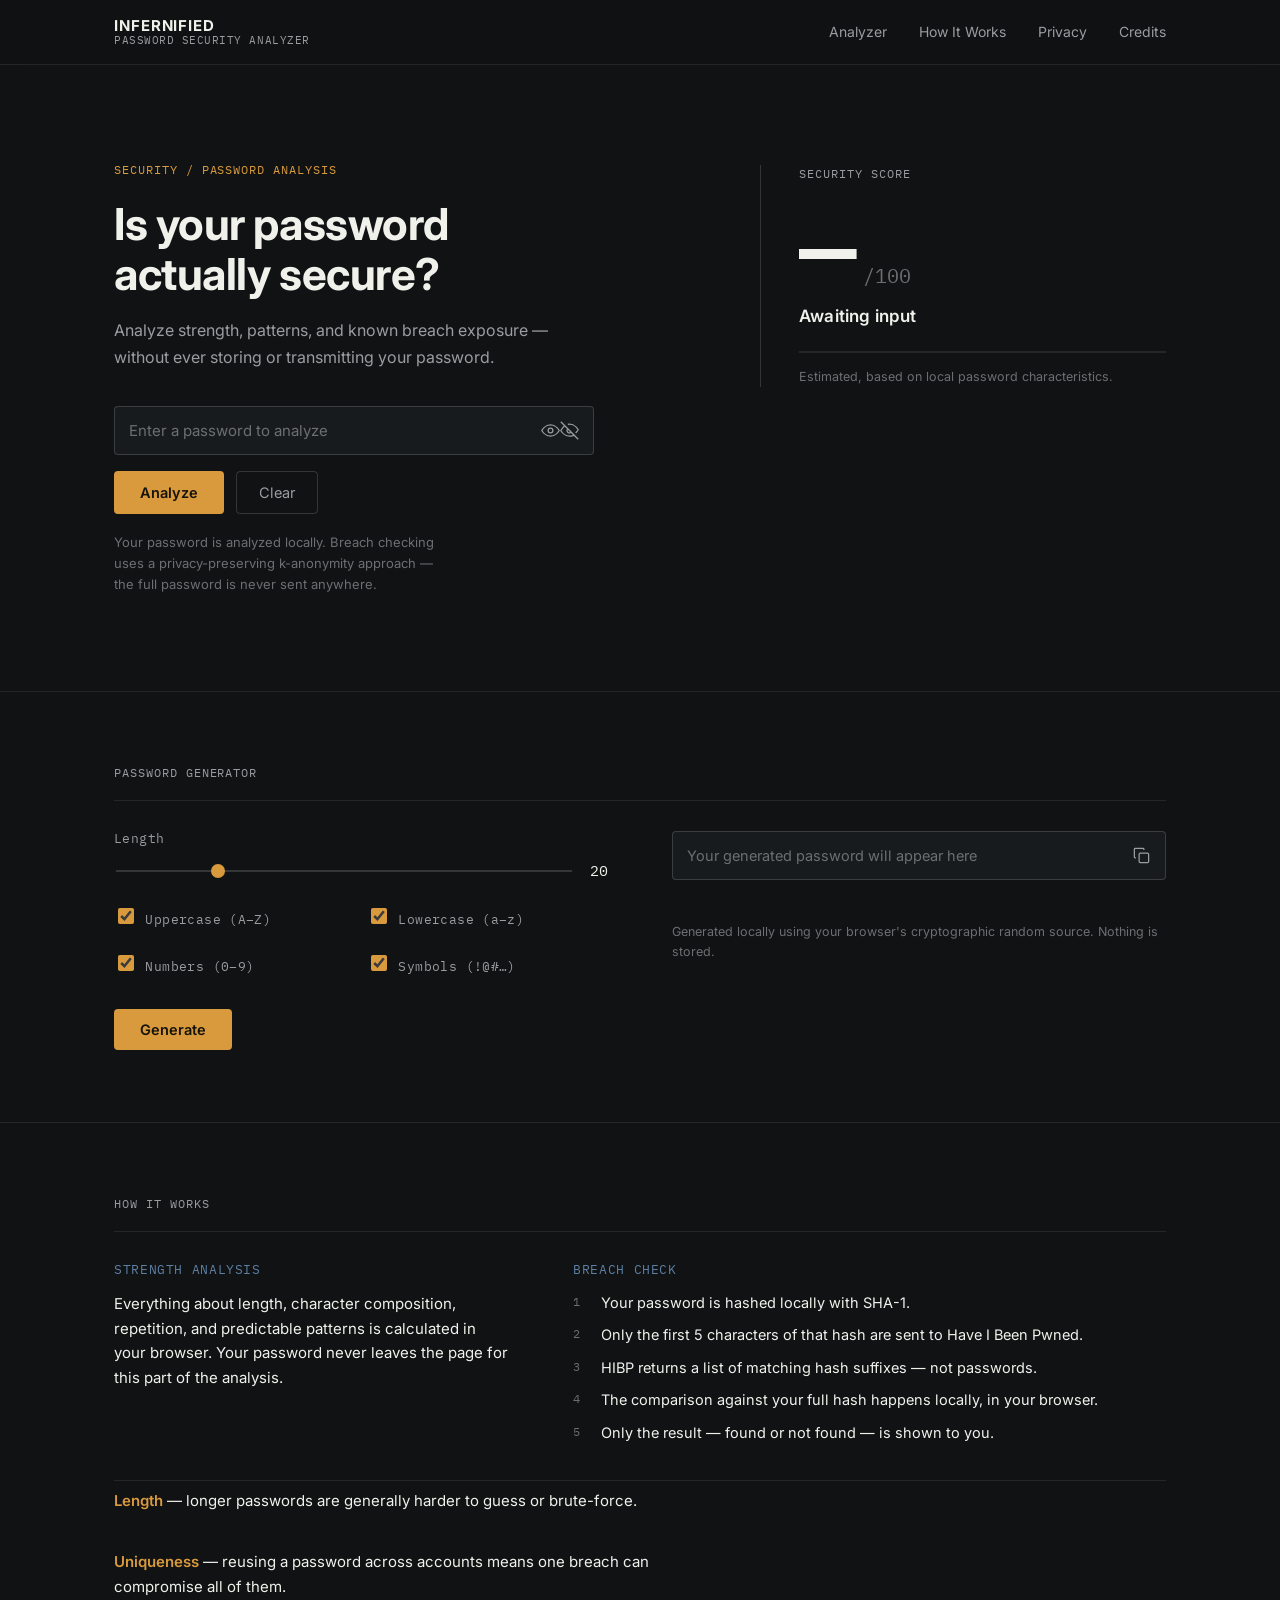
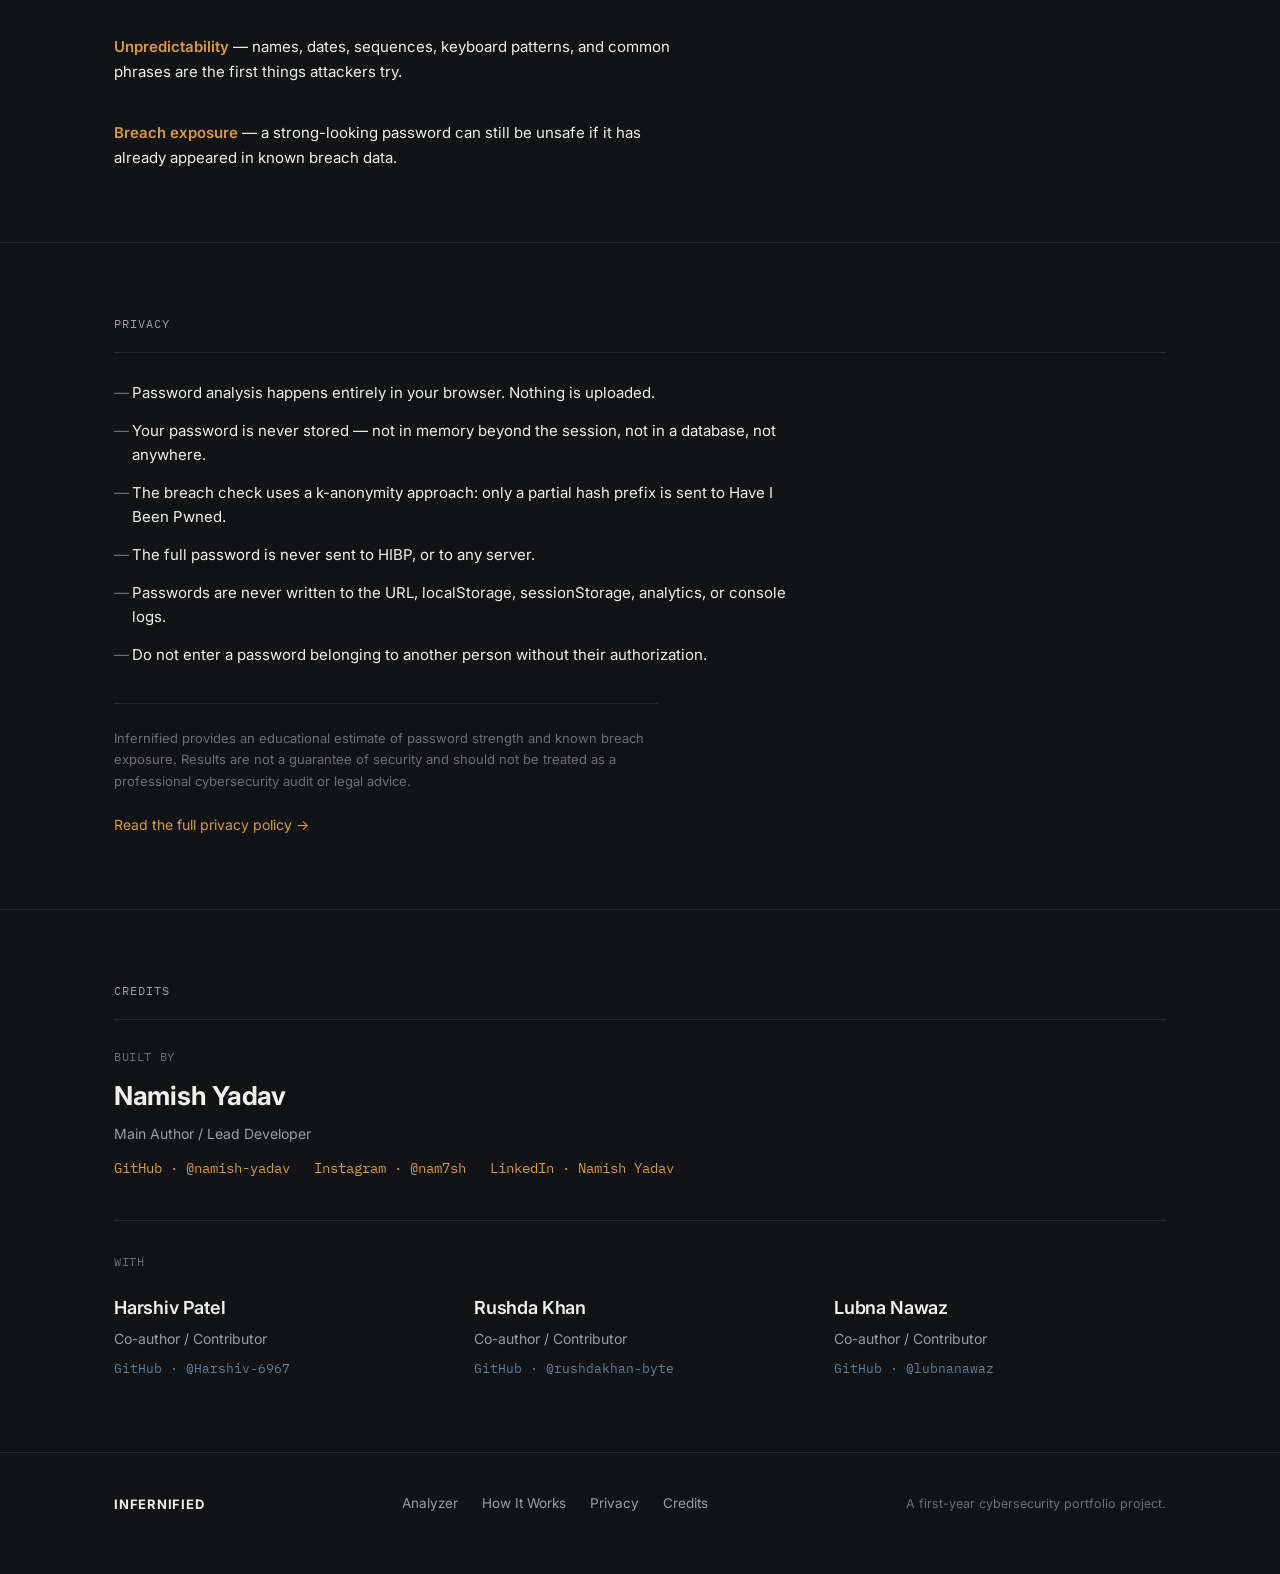
<file: index.html>
<!DOCTYPE html>
<html lang="en">
<head>
<meta charset="UTF-8" />
<meta name="viewport" content="width=device-width, initial-scale=1.0" />

<!-- Page Information -->
<title>Infernified — Password Security Analyzer</title>
<meta
    name="description"
    content="A privacy-conscious password security analyzer. Local analysis, k-anonymity breach checking, no password ever stored or transmitted in full."
/>

<!-- Open Graph / Social Sharing -->
<meta property="og:title" content="Infernified" />
<meta
    property="og:description"
    content="A privacy-conscious password security analyzer. Local analysis, k-anonymity breach checking, no password ever stored or transmitted in full."
/>
<meta
    property="og:image"
    content="./assets/og-image.png"
/>
<meta property="og:image:width" content="1200" />
<meta property="og:image:height" content="630" />
<meta property="og:url" content="https://infernified.vercel.app/" />
<meta property="og:type" content="website" />

<!-- Twitter / X Sharing -->
<meta name="twitter:card" content="summary_large_image" />
<meta name="twitter:title" content="Infernified" />
<meta
    name="twitter:description"
    content="A privacy-conscious password security analyzer."
/>
<meta
    name="twitter:image"
    content="./assets/og-image.png"
/>

<!-- Icons -->
<link rel="apple-touch-icon" sizes="180x180" href="assets/apple-touch-icon.png" />
<link rel="icon" type="image/png" sizes="32x32" href="assets/favicon-32x32.png" />
<link rel="icon" type="image/png" sizes="16x16" href="assets/favicon-16x16.png" />
<link rel="manifest" href="assets/site.webmanifest" />

<!-- Fonts -->
<link rel="preconnect" href="https://fonts.googleapis.com" />
<link rel="preconnect" href="https://fonts.gstatic.com" crossorigin />
<link
    href="https://fonts.googleapis.com/css2?family=Inter:wght@400;500;600;700&family=IBM+Plex+Mono:wght@400;500;600&display=swap"
    rel="stylesheet"
/>

<!-- Styles -->
<link rel="stylesheet" href="style.css" />
</head>
<body>

<a class="skip-link" href="#main">Skip to content</a>

<header class="site-header">
  <div class="header-inner">
    <a href="#" class="wordmark">
      <span class="wordmark-name">INFERNIFIED</span>
      <span class="wordmark-label">Password Security Analyzer</span>
    </a>
    <nav class="main-nav" aria-label="Primary">
      <a href="#analyzer">Analyzer</a>
      <a href="#how-it-works">How It Works</a>
      <a href="#privacy">Privacy</a>
      <a href="#credits">Credits</a>
    </nav>
    <button class="nav-toggle" id="navToggle" aria-expanded="false" aria-controls="mobileNav" aria-label="Open menu">
      <span></span><span></span><span></span>
    </button>
  </div>
  <nav class="mobile-nav" id="mobileNav" aria-label="Primary mobile">
    <a href="#analyzer">Analyzer</a>
    <a href="#how-it-works">How It Works</a>
    <a href="#privacy">Privacy</a>
    <a href="#credits">Credits</a>
  </nav>
</header>

<main id="main">

  <!-- ============ HERO / ANALYZER ============ -->
  <section class="hero" id="analyzer">
    <div class="hero-inner">

      <div class="hero-left">
        <p class="eyebrow">Security / Password Analysis</p>
        <h1>Is your password actually secure?</h1>
        <p class="hero-sub">
          Analyze strength, patterns, and known breach exposure —
          without ever storing or transmitting your password.
        </p>

        <form class="analyzer-form" id="analyzerForm" autocomplete="off">
          <div class="password-field">
            <label for="passwordInput" class="visually-hidden">Enter a password to analyze</label>
            <input
              type="password"
              id="passwordInput"
              name="password"
              placeholder="Enter a password to analyze"
              autocomplete="new-password"
              spellcheck="false"
            />
            <button type="button" class="icon-btn" id="toggleVisibility" aria-label="Show password" aria-pressed="false">
              <svg class="icon-eye" viewBox="0 0 24 24" fill="none" stroke="currentColor" stroke-width="1.6" aria-hidden="true">
                <path d="M1 12s4-7 11-7 11 7 11 7-4 7-11 7-11-7-11-7Z"/>
                <circle cx="12" cy="12" r="3"/>
              </svg>
              <svg class="icon-eye-off" viewBox="0 0 24 24" fill="none" stroke="currentColor" stroke-width="1.6" aria-hidden="true" hidden>
                <path d="M17.94 17.94A10.94 10.94 0 0 1 12 19c-7 0-11-7-11-7a20.3 20.3 0 0 1 5.06-5.94M9.9 4.24A10.4 10.4 0 0 1 12 4c7 0 11 7 11 7a20.3 20.3 0 0 1-3.22 4.06M14.12 14.12a3 3 0 1 1-4.24-4.24"/>
                <path d="M1 1l22 22"/>
              </svg>
            </button>
          </div>

          <div class="form-actions">
            <button type="submit" class="btn-primary" id="analyzeBtn">Analyze</button>
            <button type="button" class="btn-ghost" id="clearBtn">Clear</button>
          </div>

          <p class="local-note">
            Your password is analyzed locally. Breach checking uses a privacy-preserving k-anonymity approach —
            the full password is never sent anywhere.
          </p>
        </form>
      </div>

      <div class="hero-right">
        <div class="score-panel" id="scorePanel" aria-live="polite">
          <p class="score-label">Security Score</p>
          <div class="score-value-row">
            <span class="score-value" id="scoreValue">—</span>
            <span class="score-max">/100</span>
          </div>
          <p class="score-classification" id="scoreClassification">Awaiting input</p>
          <div class="score-track" role="img" aria-label="Score indicator">
            <div class="score-fill" id="scoreFill"></div>
          </div>
          <p class="score-footnote">Estimated, based on local password characteristics.</p>
        </div>
      </div>

    </div>
  </section>

  <!-- ============ REPORT ============ -->
  <section class="report-section" id="report" hidden>
    <div class="report-inner">
      <p class="section-eyebrow">Password Analysis</p>
      <hr class="divider" />

      <div class="report-row report-row--summary">
        <div>
          <p class="report-label">Security Score</p>
          <p class="report-summary-text" id="reportSummary">—</p>
        </div>
      </div>
      <hr class="divider" />

      <div class="report-row">
        <p class="report-label">Composition</p>
        <dl class="composition-list" id="compositionList"></dl>
      </div>
      <hr class="divider" />

      <div class="report-row">
        <p class="report-label">Patterns</p>
        <p class="report-text" id="patternText">—</p>
      </div>
      <hr class="divider" />

      <div class="report-row">
        <p class="report-label">Entropy</p>
        <p class="report-text" id="entropyText">—</p>
      </div>
      <hr class="divider" />

      <div class="report-row">
        <p class="report-label">Exposure</p>
        <p class="report-status" id="exposureStatus">—</p>
        <p class="report-text-sub" id="exposureNote"></p>
      </div>
      <hr class="divider" />

      <div class="report-row">
        <p class="report-label">Recommendation</p>
        <p class="report-text" id="recommendationText">—</p>
      </div>
    </div>
  </section>

  <!-- ============ GENERATOR ============ -->
  <section class="generator-section" id="generator">
    <div class="generator-inner">
      <p class="section-eyebrow">Password Generator</p>
      <hr class="divider" />

      <div class="generator-grid">
        <div class="generator-controls">
          <div class="control-row">
            <label for="genLength">Length</label>
            <div class="length-control">
              <input type="range" id="genLength" min="8" max="64" value="20" />
              <output id="genLengthValue" for="genLength">20</output>
            </div>
          </div>

          <div class="control-row control-row--checks">
            <label class="checkbox">
              <input type="checkbox" id="genUpper" checked />
              <span>Uppercase (A–Z)</span>
            </label>
            <label class="checkbox">
              <input type="checkbox" id="genLower" checked />
              <span>Lowercase (a–z)</span>
            </label>
            <label class="checkbox">
              <input type="checkbox" id="genNumbers" checked />
              <span>Numbers (0–9)</span>
            </label>
            <label class="checkbox">
              <input type="checkbox" id="genSymbols" checked />
              <span>Symbols (!@#…)</span>
            </label>
          </div>

          <div class="form-actions">
            <button type="button" class="btn-primary" id="generateBtn">Generate</button>
          </div>
        </div>

        <div class="generator-output">
          <label for="generatedPassword" class="visually-hidden">Generated password</label>
          <div class="generated-row">
            <input type="text" id="generatedPassword" readonly placeholder="Your generated password will appear here" />
            <button type="button" class="icon-btn" id="copyBtn" aria-label="Copy password">
              <svg viewBox="0 0 24 24" fill="none" stroke="currentColor" stroke-width="1.6" aria-hidden="true">
                <rect x="9" y="9" width="12" height="12" rx="1.5"/>
                <path d="M5 15H4a1 1 0 0 1-1-1V4a1 1 0 0 1 1-1h10a1 1 0 0 1 1 1v1"/>
              </svg>
            </button>
          </div>
          <p class="copy-feedback" id="copyFeedback" aria-live="polite"></p>
          <p class="report-footnote">Generated locally using your browser's cryptographic random source. Nothing is stored.</p>
        </div>
      </div>
    </div>
  </section>

  <!-- ============ HOW IT WORKS ============ -->
  <section class="how-section" id="how-it-works">
    <div class="how-inner">
      <p class="section-eyebrow">How It Works</p>
      <hr class="divider" />

      <div class="how-grid">
        <div class="how-col">
          <p class="how-label">Strength analysis</p>
          <p class="report-text">
            Everything about length, character composition, repetition, and predictable
            patterns is calculated in your browser. Your password never leaves the page
            for this part of the analysis.
          </p>
        </div>
        <div class="how-col">
          <p class="how-label">Breach check</p>
          <ol class="flow-list">
            <li>Your password is hashed locally with SHA-1.</li>
            <li>Only the first 5 characters of that hash are sent to Have I Been Pwned.</li>
            <li>HIBP returns a list of matching hash suffixes — not passwords.</li>
            <li>The comparison against your full hash happens locally, in your browser.</li>
            <li>Only the result — found or not found — is shown to you.</li>
          </ol>
        </div>
      </div>

      <div class="how-explainer">
        <p class="report-text">
          <strong>Length</strong> — longer passwords are generally harder to guess or brute-force.
        </p>
        <p class="report-text">
          <strong>Uniqueness</strong> — reusing a password across accounts means one breach can compromise all of them.
        </p>
        <p class="report-text">
          <strong>Unpredictability</strong> — names, dates, sequences, keyboard patterns, and common
          phrases are the first things attackers try.
        </p>
        <p class="report-text">
          <strong>Breach exposure</strong> — a strong-looking password can still be unsafe if it has
          already appeared in known breach data.
        </p>
      </div>
    </div>
  </section>

  <!-- ============ PRIVACY ============ -->
  <section class="privacy-section" id="privacy">
    <div class="privacy-inner">
      <p class="section-eyebrow">Privacy</p>
      <hr class="divider" />
      <ul class="privacy-list">
        <li>Password analysis happens entirely in your browser. Nothing is uploaded.</li>
        <li>Your password is never stored — not in memory beyond the session, not in a database, not anywhere.</li>
        <li>The breach check uses a k-anonymity approach: only a partial hash prefix is sent to Have I Been Pwned.</li>
        <li>The full password is never sent to HIBP, or to any server.</li>
        <li>Passwords are never written to the URL, localStorage, sessionStorage, analytics, or console logs.</li>
        <li>Do not enter a password belonging to another person without their authorization.</li>
      </ul>

      <p class="disclaimer">
        Infernified provides an educational estimate of password strength and known breach
        exposure. Results are not a guarantee of security and should not be treated as a
        professional cybersecurity audit or legal advice.
      </p>

      <p class="policy-link-out">
        <a href="privacy.html">Read the full privacy policy →</a>
      </p>
    </div>
  </section>

  <!-- ============ CREDITS ============ -->
  <section class="credits-section" id="credits">
    <div class="credits-inner">
      <p class="section-eyebrow">Credits</p>
      <hr class="divider" />

      <p class="credits-built-by">Built by</p>

      <div class="credit-main">
        <p class="credit-name">Namish Yadav</p>
        <p class="credit-role">Main Author / Lead Developer</p>
        <div class="credit-links">
          <a href="https://github.com/namish-yadav" target="_blank" rel="noopener noreferrer">GitHub · @namish-yadav</a>
          <a href="https://instagram.com/nam7sh" target="_blank" rel="noopener noreferrer">Instagram · @nam7sh</a>
          <a href="https://www.linkedin.com/in/namish-yadav-639769408/" target="_blank" rel="noopener noreferrer">LinkedIn · Namish Yadav</a>
        </div>
      </div>

      <p class="credits-with">With</p>

      <div class="credit-co-list">
        <div class="credit-co">
          <p class="credit-name credit-name--co">Harshiv Patel</p>
          <p class="credit-role">Co-author / Contributor</p>
          <a href="https://github.com/Harshiv-6967" target="_blank" rel="noopener noreferrer">GitHub · @Harshiv-6967</a>
        </div>
        <div class="credit-co">
          <p class="credit-name credit-name--co">Rushda Khan</p>
          <p class="credit-role">Co-author / Contributor</p>
          <a href="https://github.com/rushdakhan-byte" target="_blank" rel="noopener noreferrer">GitHub · @rushdakhan-byte</a>
        </div>
        <div class="credit-co">
          <p class="credit-name credit-name--co">Lubna Nawaz</p>
          <p class="credit-role">Co-author / Contributor</p>
          <a href="https://github.com/lubnanawaz" target="_blank" rel="noopener noreferrer">GitHub · @lubnanawaz</a>
        </div>
      </div>
    </div>
  </section>

</main>

<footer class="site-footer">
  <div class="footer-inner">
    <span class="wordmark-name wordmark-name--small">INFERNIFIED</span>
    <nav class="footer-nav" aria-label="Footer">
      <a href="#analyzer">Analyzer</a>
      <a href="#how-it-works">How It Works</a>
      <a href="privacy.html">Privacy</a>
      <a href="#credits">Credits</a>
    </nav>
    <p class="footer-note">A first-year cybersecurity portfolio project.</p>
  </div>
</footer>

<script src="script.js"></script>
</body>
</html>
</file>
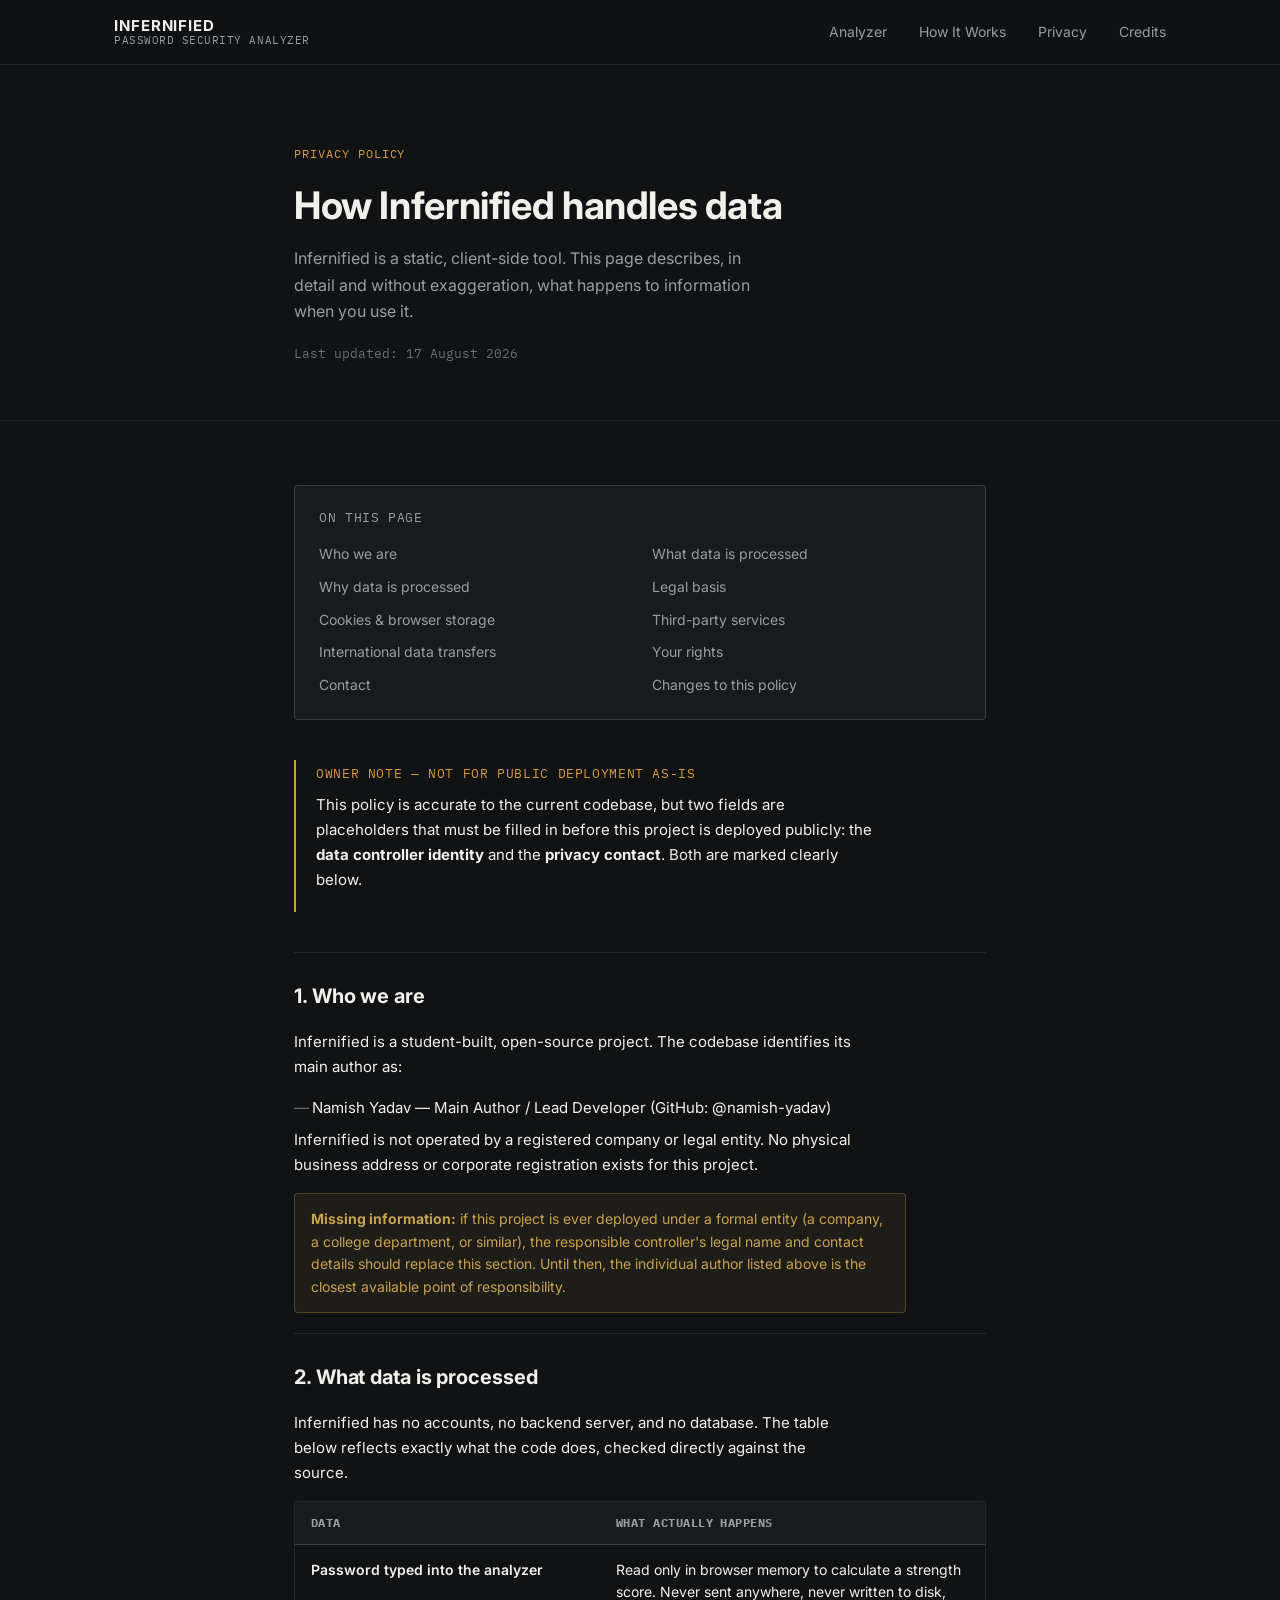
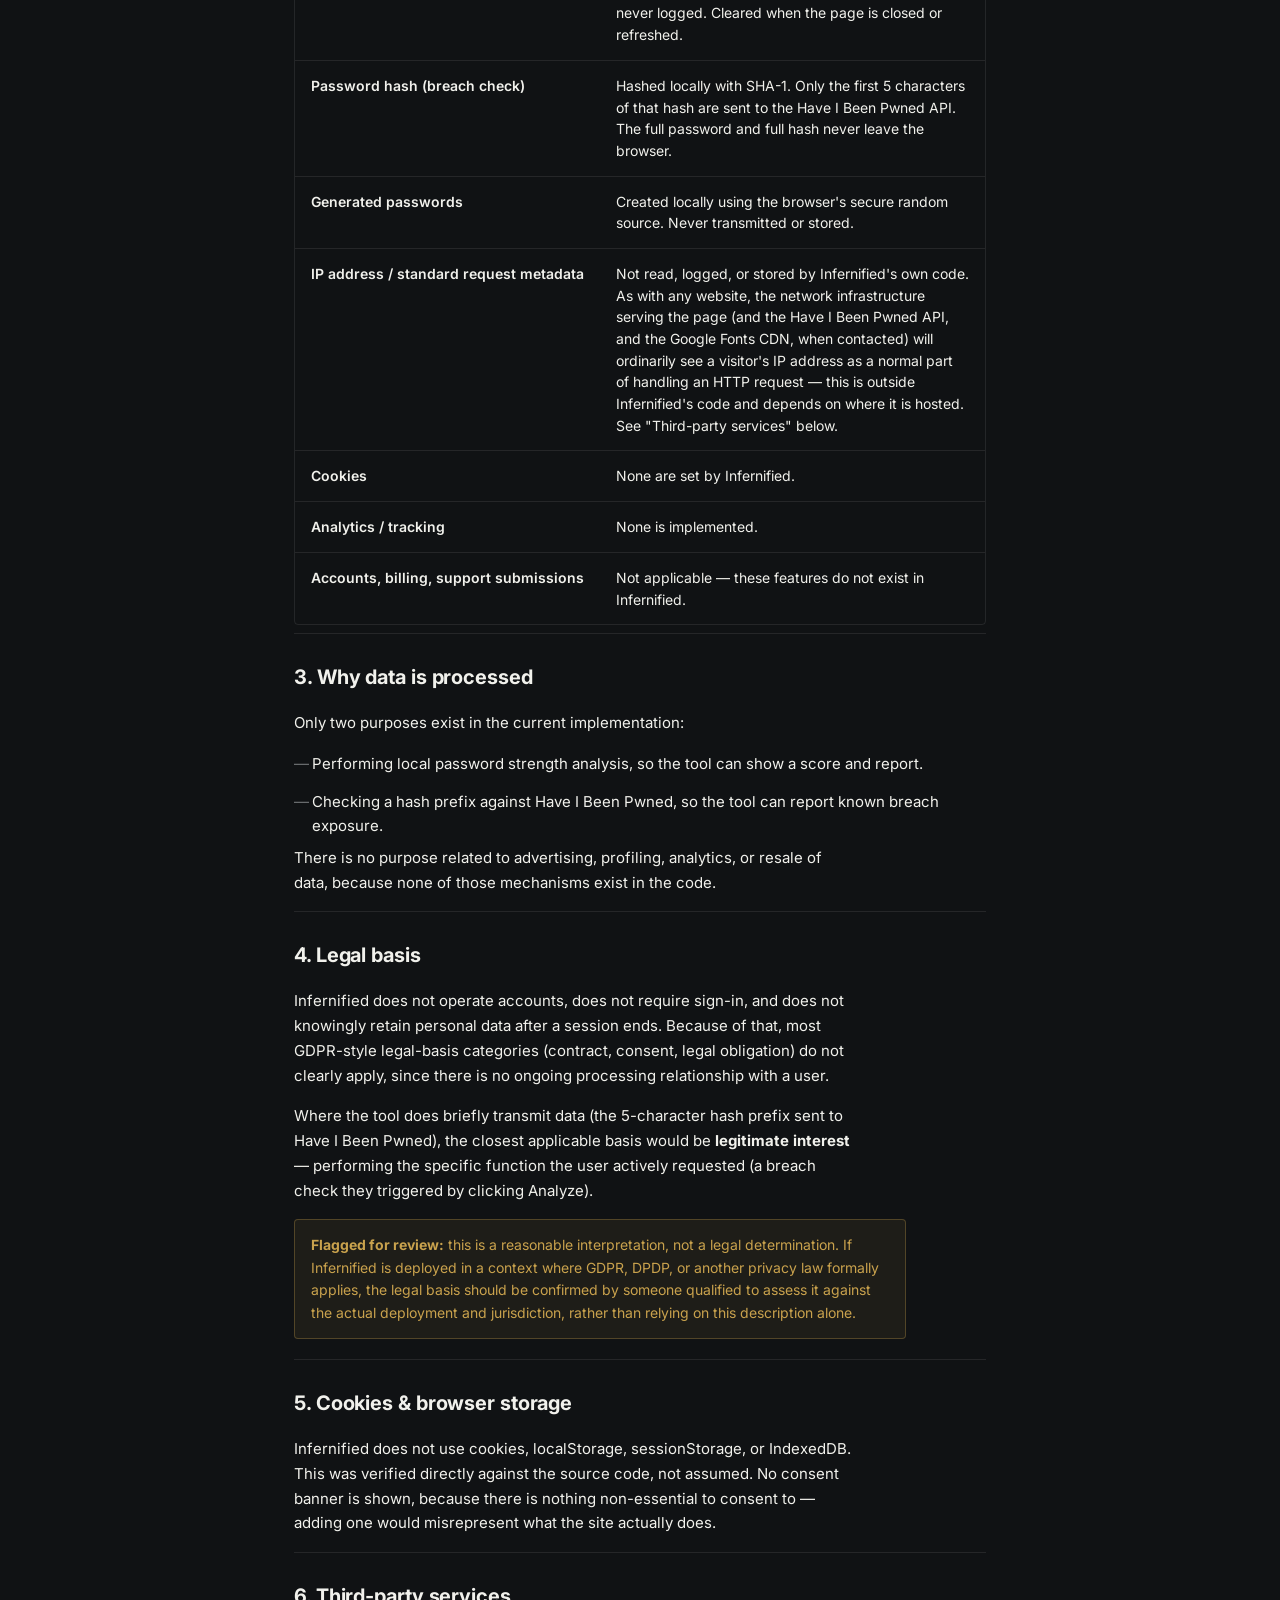
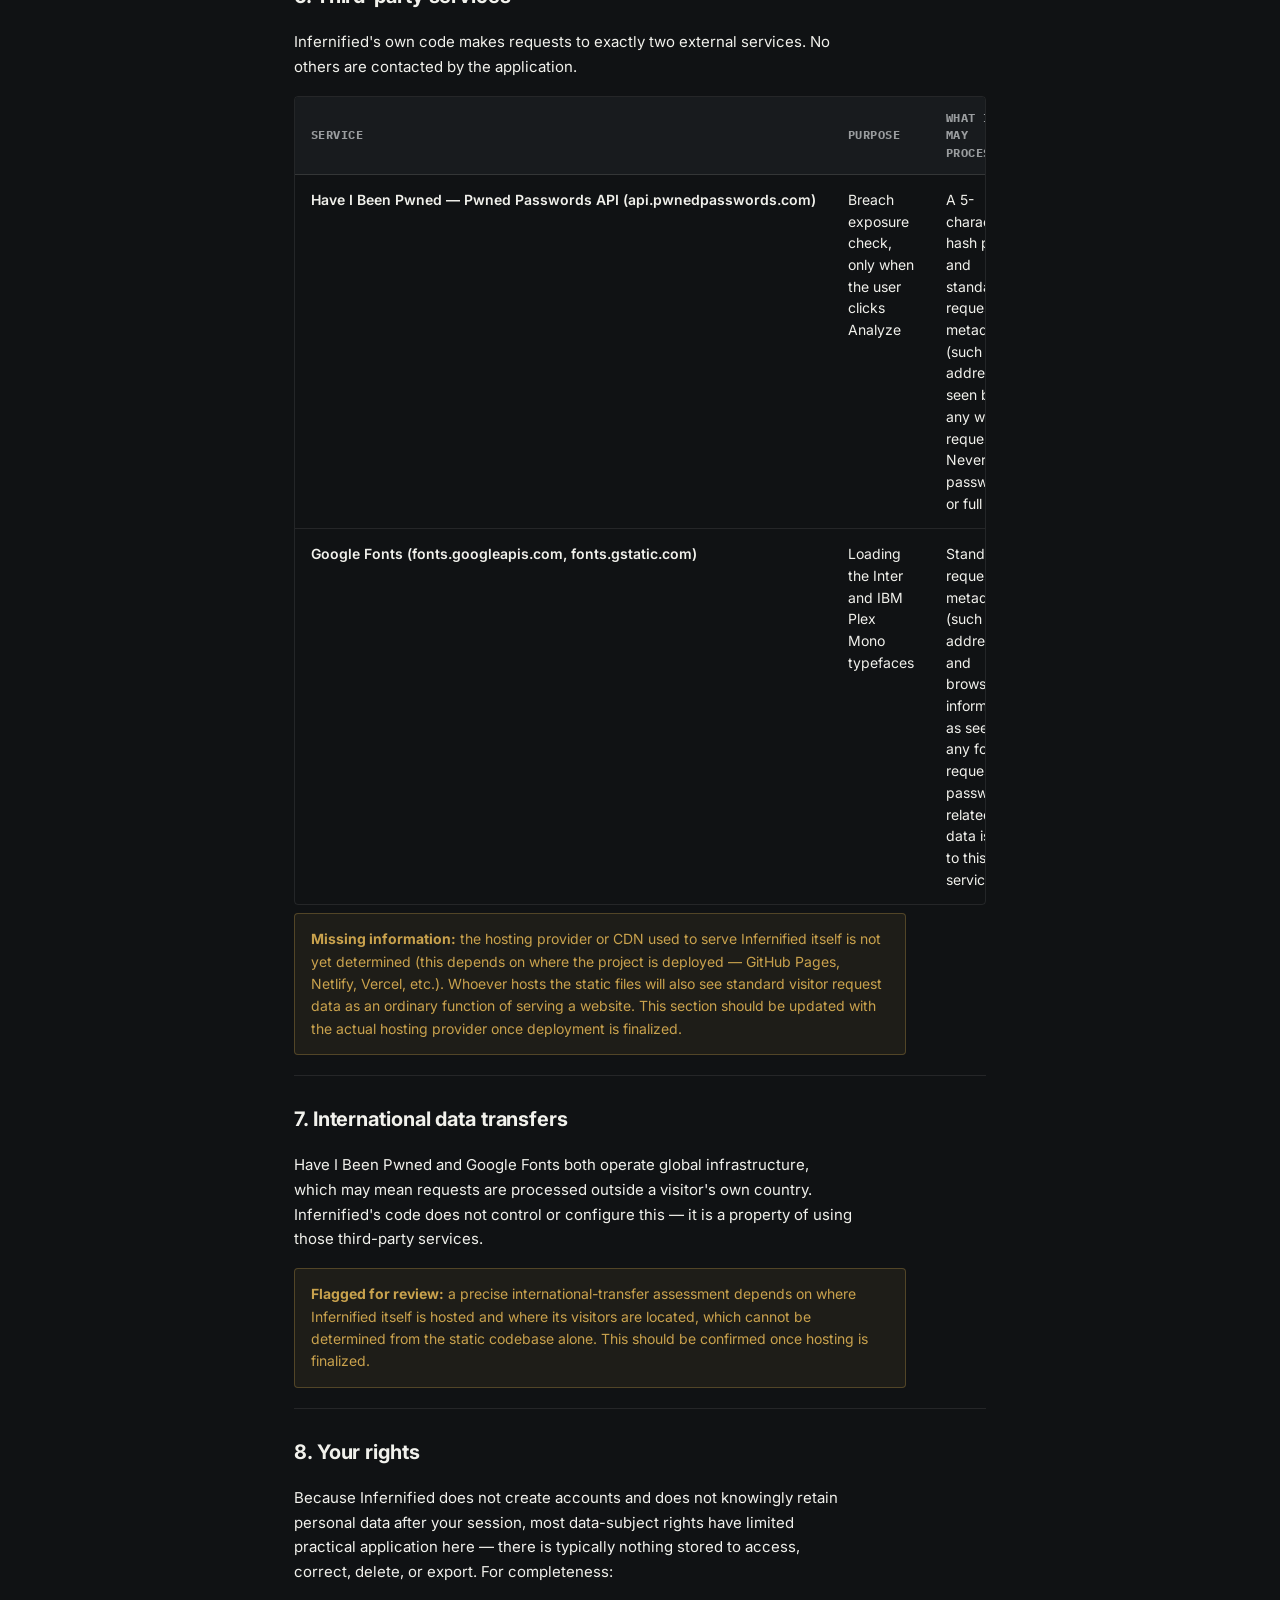
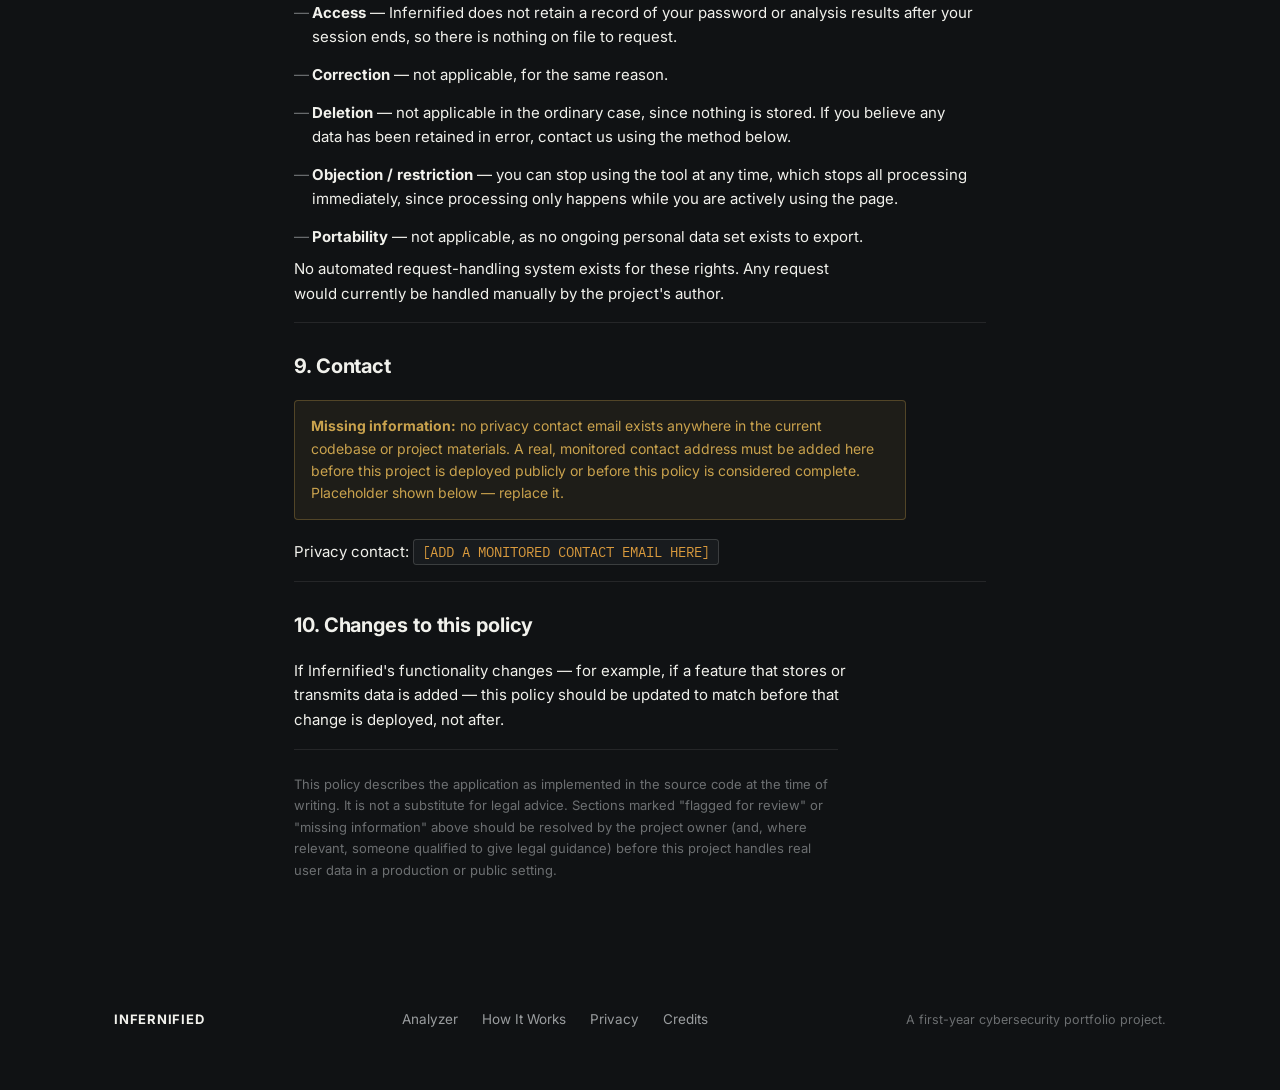
<file: privacy.html>
<!DOCTYPE html>
<html lang="en">
<head>
<meta charset="UTF-8" />
<meta name="viewport" content="width=device-width, initial-scale=1.0" />
<title>Privacy Policy — Infernified</title>
<meta name="description" content="Infernified's privacy policy: what data is processed, what isn't, and why." />
<link rel="preconnect" href="https://fonts.googleapis.com">
<link rel="preconnect" href="https://fonts.gstatic.com" crossorigin>
<link href="https://fonts.googleapis.com/css2?family=Inter:wght@400;500;600;700&family=IBM+Plex+Mono:wght@400;500;600&display=swap" rel="stylesheet">
<link rel="stylesheet" href="style.css" />
</head>
<body>

<a class="skip-link" href="#policy-main">Skip to content</a>

<header class="site-header">
  <div class="header-inner">
    <a href="index.html" class="wordmark">
      <span class="wordmark-name">INFERNIFIED</span>
      <span class="wordmark-label">Password Security Analyzer</span>
    </a>
    <nav class="main-nav" aria-label="Primary">
      <a href="index.html#analyzer">Analyzer</a>
      <a href="index.html#how-it-works">How It Works</a>
      <a href="privacy.html" aria-current="page">Privacy</a>
      <a href="index.html#credits">Credits</a>
    </nav>
    <button class="nav-toggle" id="navToggle" aria-expanded="false" aria-controls="mobileNav" aria-label="Open menu">
      <span></span><span></span><span></span>
    </button>
  </div>
  <nav class="mobile-nav" id="mobileNav" aria-label="Primary mobile">
    <a href="index.html#analyzer">Analyzer</a>
    <a href="index.html#how-it-works">How It Works</a>
    <a href="privacy.html" aria-current="page">Privacy</a>
    <a href="index.html#credits">Credits</a>
  </nav>
</header>

<main id="policy-main">

  <section class="policy-hero">
    <div class="policy-inner">
      <p class="eyebrow">Privacy Policy</p>
      <h1 class="policy-title">How Infernified handles data</h1>
      <p class="hero-sub">
        Infernified is a static, client-side tool. This page describes, in detail
        and without exaggeration, what happens to information when you use it.
      </p>
      <p class="policy-updated">Last updated: <span id="lastUpdated">17 August 2026</span></p>
    </div>
  </section>

  <section class="policy-section">
    <div class="policy-inner">

      <nav class="policy-toc" aria-label="On this page">
        <p class="report-label">On this page</p>
        <ol>
          <li><a href="#who-we-are">Who we are</a></li>
          <li><a href="#what-data">What data is processed</a></li>
          <li><a href="#why">Why data is processed</a></li>
          <li><a href="#legal-basis">Legal basis</a></li>
          <li><a href="#storage">Cookies &amp; browser storage</a></li>
          <li><a href="#third-parties">Third-party services</a></li>
          <li><a href="#transfers">International data transfers</a></li>
          <li><a href="#rights">Your rights</a></li>
          <li><a href="#contact">Contact</a></li>
          <li><a href="#changes">Changes to this policy</a></li>
        </ol>
      </nav>

      <div class="policy-flag">
        <p class="report-label">Owner note — not for public deployment as-is</p>
        <p class="report-text">
          This policy is accurate to the current codebase, but two fields are
          placeholders that must be filled in before this project is deployed
          publicly: the <strong>data controller identity</strong> and the
          <strong>privacy contact</strong>. Both are marked clearly below.
        </p>
      </div>

      <hr class="divider" />

      <h2 id="who-we-are">1. Who we are</h2>
      <p class="report-text">
        Infernified is a student-built, open-source project. The codebase
        identifies its main author as:
      </p>
      <ul class="privacy-list">
        <li>Namish Yadav — Main Author / Lead Developer (GitHub: <a href="https://github.com/namish-yadav" target="_blank" rel="noopener noreferrer">@namish-yadav</a>)</li>
      </ul>
      <p class="report-text">
        Infernified is not operated by a registered company or legal entity.
        No physical business address or corporate registration exists for this
        project.
      </p>
      <p class="policy-placeholder">
        <strong>Missing information:</strong> if this project is ever deployed
        under a formal entity (a company, a college department, or similar),
        the responsible controller's legal name and contact details should
        replace this section. Until then, the individual author listed above
        is the closest available point of responsibility.
      </p>

      <hr class="divider" />

      <h2 id="what-data">2. What data is processed</h2>
      <p class="report-text">
        Infernified has no accounts, no backend server, and no database. The
        table below reflects exactly what the code does, checked directly
        against the source.
      </p>

      <div class="policy-table-wrap">
        <table class="policy-table">
          <thead>
            <tr>
              <th>Data</th>
              <th>What actually happens</th>
            </tr>
          </thead>
          <tbody>
            <tr>
              <td>Password typed into the analyzer</td>
              <td>Read only in browser memory to calculate a strength score. Never sent anywhere, never written to disk, never logged. Cleared when the page is closed or refreshed.</td>
            </tr>
            <tr>
              <td>Password hash (breach check)</td>
              <td>Hashed locally with SHA-1. Only the first 5 characters of that hash are sent to the Have I Been Pwned API. The full password and full hash never leave the browser.</td>
            </tr>
            <tr>
              <td>Generated passwords</td>
              <td>Created locally using the browser's secure random source. Never transmitted or stored.</td>
            </tr>
            <tr>
              <td>IP address / standard request metadata</td>
              <td>Not read, logged, or stored by Infernified's own code. As with any website, the network infrastructure serving the page (and the Have I Been Pwned API, and the Google Fonts CDN, when contacted) will ordinarily see a visitor's IP address as a normal part of handling an HTTP request — this is outside Infernified's code and depends on where it is hosted. See "Third-party services" below.</td>
            </tr>
            <tr>
              <td>Cookies</td>
              <td>None are set by Infernified.</td>
            </tr>
            <tr>
              <td>Analytics / tracking</td>
              <td>None is implemented.</td>
            </tr>
            <tr>
              <td>Accounts, billing, support submissions</td>
              <td>Not applicable — these features do not exist in Infernified.</td>
            </tr>
          </tbody>
        </table>
      </div>

      <hr class="divider" />

      <h2 id="why">3. Why data is processed</h2>
      <p class="report-text">
        Only two purposes exist in the current implementation:
      </p>
      <ul class="privacy-list">
        <li>Performing local password strength analysis, so the tool can show a score and report.</li>
        <li>Checking a hash prefix against Have I Been Pwned, so the tool can report known breach exposure.</li>
      </ul>
      <p class="report-text">
        There is no purpose related to advertising, profiling, analytics, or
        resale of data, because none of those mechanisms exist in the code.
      </p>

      <hr class="divider" />

      <h2 id="legal-basis">4. Legal basis</h2>
      <p class="report-text">
        Infernified does not operate accounts, does not require sign-in, and
        does not knowingly retain personal data after a session ends. Because
        of that, most GDPR-style legal-basis categories (contract, consent,
        legal obligation) do not clearly apply, since there is no ongoing
        processing relationship with a user.
      </p>
      <p class="report-text">
        Where the tool does briefly transmit data (the 5-character hash
        prefix sent to Have I Been Pwned), the closest applicable basis would
        be <strong>legitimate interest</strong> — performing the specific
        function the user actively requested (a breach check they triggered
        by clicking Analyze).
      </p>
      <p class="policy-placeholder">
        <strong>Flagged for review:</strong> this is a reasonable
        interpretation, not a legal determination. If Infernified is deployed
        in a context where GDPR, DPDP, or another privacy law formally
        applies, the legal basis should be confirmed by someone qualified to
        assess it against the actual deployment and jurisdiction, rather than
        relying on this description alone.
      </p>

      <hr class="divider" />

      <h2 id="storage">5. Cookies &amp; browser storage</h2>
      <p class="report-text">
        Infernified does not use cookies, localStorage, sessionStorage, or
        IndexedDB. This was verified directly against the source code, not
        assumed. No consent banner is shown, because there is nothing
        non-essential to consent to — adding one would misrepresent what the
        site actually does.
      </p>

      <hr class="divider" />

      <h2 id="third-parties">6. Third-party services</h2>
      <p class="report-text">
        Infernified's own code makes requests to exactly two external
        services. No others are contacted by the application.
      </p>

      <div class="policy-table-wrap">
        <table class="policy-table">
          <thead>
            <tr>
              <th>Service</th>
              <th>Purpose</th>
              <th>What it may process</th>
            </tr>
          </thead>
          <tbody>
            <tr>
              <td>Have I Been Pwned — Pwned Passwords API (api.pwnedpasswords.com)</td>
              <td>Breach exposure check, only when the user clicks Analyze</td>
              <td>A 5-character hash prefix, and standard request metadata (such as IP address) as seen by any web request. Never the password or full hash.</td>
            </tr>
            <tr>
              <td>Google Fonts (fonts.googleapis.com, fonts.gstatic.com)</td>
              <td>Loading the Inter and IBM Plex Mono typefaces</td>
              <td>Standard request metadata (such as IP address and browser information) as seen by any font file request. No password-related data is sent to this service.</td>
            </tr>
          </tbody>
        </table>
      </div>

      <p class="policy-placeholder">
        <strong>Missing information:</strong> the hosting provider or CDN used
        to serve Infernified itself is not yet determined (this depends on
        where the project is deployed — GitHub Pages, Netlify, Vercel, etc.).
        Whoever hosts the static files will also see standard visitor request
        data as an ordinary function of serving a website. This section
        should be updated with the actual hosting provider once deployment is
        finalized.
      </p>

      <hr class="divider" />

      <h2 id="transfers">7. International data transfers</h2>
      <p class="report-text">
        Have I Been Pwned and Google Fonts both operate global infrastructure,
        which may mean requests are processed outside a visitor's own
        country. Infernified's code does not control or configure this — it
        is a property of using those third-party services.
      </p>
      <p class="policy-placeholder">
        <strong>Flagged for review:</strong> a precise international-transfer
        assessment depends on where Infernified itself is hosted and where
        its visitors are located, which cannot be determined from the static
        codebase alone. This should be confirmed once hosting is finalized.
      </p>

      <hr class="divider" />

      <h2 id="rights">8. Your rights</h2>
      <p class="report-text">
        Because Infernified does not create accounts and does not knowingly
        retain personal data after your session, most data-subject rights
        have limited practical application here — there is typically nothing
        stored to access, correct, delete, or export. For completeness:
      </p>
      <ul class="privacy-list">
        <li><strong>Access</strong> — Infernified does not retain a record of your password or analysis results after your session ends, so there is nothing on file to request.</li>
        <li><strong>Correction</strong> — not applicable, for the same reason.</li>
        <li><strong>Deletion</strong> — not applicable in the ordinary case, since nothing is stored. If you believe any data has been retained in error, contact us using the method below.</li>
        <li><strong>Objection / restriction</strong> — you can stop using the tool at any time, which stops all processing immediately, since processing only happens while you are actively using the page.</li>
        <li><strong>Portability</strong> — not applicable, as no ongoing personal data set exists to export.</li>
      </ul>
      <p class="report-text">
        No automated request-handling system exists for these rights. Any
        request would currently be handled manually by the project's author.
      </p>

      <hr class="divider" />

      <h2 id="contact">9. Contact</h2>
      <p class="policy-placeholder">
        <strong>Missing information:</strong> no privacy contact email exists
        anywhere in the current codebase or project materials. A real,
        monitored contact address must be added here before this project is
        deployed publicly or before this policy is considered complete.
        Placeholder shown below — replace it.
      </p>
      <p class="report-text policy-contact-placeholder">
        Privacy contact: <code>[ADD A MONITORED CONTACT EMAIL HERE]</code>
      </p>

      <hr class="divider" />

      <h2 id="changes">10. Changes to this policy</h2>
      <p class="report-text">
        If Infernified's functionality changes — for example, if a feature
        that stores or transmits data is added — this policy should be
        updated to match before that change is deployed, not after.
      </p>

      <p class="disclaimer">
        This policy describes the application as implemented in the source
        code at the time of writing. It is not a substitute for legal advice.
        Sections marked "flagged for review" or "missing information" above
        should be resolved by the project owner (and, where relevant, someone
        qualified to give legal guidance) before this project handles real
        user data in a production or public setting.
      </p>

    </div>
  </section>

</main>

<footer class="site-footer">
  <div class="footer-inner">
    <span class="wordmark-name wordmark-name--small">INFERNIFIED</span>
    <nav class="footer-nav" aria-label="Footer">
      <a href="index.html#analyzer">Analyzer</a>
      <a href="index.html#how-it-works">How It Works</a>
      <a href="privacy.html">Privacy</a>
      <a href="index.html#credits">Credits</a>
    </nav>
    <p class="footer-note">A first-year cybersecurity portfolio project.</p>
  </div>
</footer>

<script>
  // Mobile nav toggle only — privacy.html doesn't use the analyzer/generator logic.
  (function () {
    var navToggle = document.getElementById('navToggle');
    var mobileNav = document.getElementById('mobileNav');
    if (!navToggle || !mobileNav) return;

    navToggle.addEventListener('click', function () {
      var isOpen = mobileNav.classList.toggle('open');
      navToggle.setAttribute('aria-expanded', String(isOpen));
    });

    mobileNav.querySelectorAll('a').forEach(function (link) {
      link.addEventListener('click', function () {
        mobileNav.classList.remove('open');
        navToggle.setAttribute('aria-expanded', 'false');
      });
    });
  }());
</script>
</body>
</html>
</file>
<file: style.css>
/* ==========================================================
   INFERNIFIED — Design Tokens
   ========================================================== */

:root {
  --bg: #101214;
  --surface: #181B1E;
  --surface-raised: #1D2023;
  --text-primary: #F1F1EC;
  --text-secondary: #9A9D9F;
  --text-tertiary: #6C6F71;
  --accent: #D99A3D;
  --accent-blue: #5D7FA3;
  --border: rgba(241, 241, 236, 0.09);
  --border-strong: rgba(241, 241, 236, 0.16);

  --state-danger: #C4674B;
  --state-caution: #C9A24D;
  --state-neutral: #7C9A87;

  --font-ui: 'Inter', -apple-system, BlinkMacSystemFont, 'Segoe UI', sans-serif;
  --font-mono: 'IBM Plex Mono', 'SFMono-Regular', Consolas, monospace;

  --max-width: 1180px;
  --edge: clamp(20px, 5vw, 64px);

  --ease: cubic-bezier(0.2, 0.6, 0.2, 1);
}

@media (prefers-reduced-motion: reduce) {
  * {
    animation-duration: 0.001ms !important;
    animation-iteration-count: 1 !important;
    transition-duration: 0.001ms !important;
    scroll-behavior: auto !important;
  }
}

/* ==========================================================
   Reset
   ========================================================== */

*, *::before, *::after { box-sizing: border-box; }

html {
  scroll-behavior: smooth;
  scroll-padding-top: 88px;
}

body {
  margin: 0;
  background: var(--bg);
  color: var(--text-primary);
  font-family: var(--font-ui);
  font-size: 16px;
  line-height: 1.55;
  -webkit-font-smoothing: antialiased;
  text-rendering: optimizeLegibility;
}

img { max-width: 100%; display: block; }
a { color: inherit; text-decoration: none; }
button { font-family: inherit; cursor: pointer; }
input { font-family: inherit; }
ul, ol, dl { margin: 0; padding: 0; }
h1, h2, h3, p { margin: 0; }

.visually-hidden {
  position: absolute;
  width: 1px; height: 1px;
  padding: 0; margin: -1px;
  overflow: hidden;
  clip: rect(0,0,0,0);
  white-space: nowrap; border: 0;
}

.skip-link {
  position: absolute;
  top: -48px; left: 12px;
  background: var(--accent);
  color: #101214;
  padding: 10px 16px;
  border-radius: 4px;
  font-weight: 600;
  z-index: 200;
  transition: top 0.2s var(--ease);
}
.skip-link:focus { top: 12px; }

:focus-visible {
  outline: 2px solid var(--accent);
  outline-offset: 3px;
  border-radius: 2px;
}

/* ==========================================================
   Header
   ========================================================== */

.site-header {
  position: sticky;
  top: 0;
  z-index: 100;
  background: rgba(16, 18, 20, 0.88);
  backdrop-filter: blur(10px);
  border-bottom: 1px solid var(--border);
}

.header-inner {
  max-width: var(--max-width);
  margin: 0 auto;
  padding: 18px var(--edge);
  display: flex;
  align-items: center;
  justify-content: space-between;
  gap: 24px;
}

.wordmark {
  display: flex;
  flex-direction: column;
  gap: 2px;
  line-height: 1;
}

.wordmark-name {
  font-size: 15px;
  font-weight: 700;
  letter-spacing: 0.06em;
}

.wordmark-name--small { font-size: 13px; }

.wordmark-label {
  font-family: var(--font-mono);
  font-size: 10.5px;
  letter-spacing: 0.05em;
  color: var(--text-secondary);
  text-transform: uppercase;
}

.main-nav {
  display: flex;
  gap: 32px;
}

.main-nav a {
  font-size: 14px;
  color: var(--text-secondary);
  transition: color 0.15s var(--ease);
}

.main-nav a:hover,
.main-nav a:focus-visible { color: var(--text-primary); }

.nav-toggle {
  display: none;
  flex-direction: column;
  gap: 5px;
  background: none;
  border: none;
  padding: 8px;
}

.nav-toggle span {
  width: 20px; height: 1.5px;
  background: var(--text-primary);
  display: block;
}

.mobile-nav {
  display: none;
  flex-direction: column;
  padding: 8px var(--edge) 20px;
  border-top: 1px solid var(--border);
}

.mobile-nav a {
  padding: 12px 0;
  font-size: 15px;
  color: var(--text-secondary);
  border-bottom: 1px solid var(--border);
}

.mobile-nav.open { display: flex; }

/* ==========================================================
   Hero
   ========================================================== */

.hero {
  padding: clamp(48px, 8vw, 96px) 0 clamp(56px, 8vw, 96px);
  border-bottom: 1px solid var(--border);
}

.hero-inner {
  max-width: var(--max-width);
  margin: 0 auto;
  padding: 0 var(--edge);
  display: grid;
  grid-template-columns: minmax(0, 1.05fr) minmax(280px, 0.75fr);
  gap: clamp(40px, 6vw, 96px);
  align-items: start;
}

.eyebrow {
  font-family: var(--font-mono);
  font-size: 12px;
  letter-spacing: 0.08em;
  text-transform: uppercase;
  color: var(--accent);
  margin-bottom: 20px;
}

.hero-left h1 {
  font-size: clamp(30px, 4vw, 44px);
  font-weight: 700;
  line-height: 1.14;
  letter-spacing: -0.01em;
  max-width: 16ch;
}

.hero-sub {
  margin-top: 18px;
  color: var(--text-secondary);
  font-size: 16px;
  max-width: 46ch;
  line-height: 1.65;
}

.analyzer-form {
  margin-top: 36px;
  max-width: 480px;
}

.password-field {
  display: flex;
  align-items: center;
  border: 1px solid var(--border-strong);
  background: var(--surface);
  border-radius: 4px;
  transition: border-color 0.15s var(--ease);
}

.password-field:focus-within {
  border-color: var(--accent);
}

.password-field input {
  flex: 1;
  min-width: 0;
  background: transparent;
  border: none;
  color: var(--text-primary);
  font-size: 15px;
  padding: 14px 14px;
  outline: none;
}

.password-field input::placeholder { color: var(--text-tertiary); }

.icon-btn {
  background: none;
  border: none;
  color: var(--text-secondary);
  padding: 10px 14px;
  display: flex;
  align-items: center;
  transition: color 0.15s var(--ease);
}

.icon-btn:hover { color: var(--text-primary); }
.icon-btn svg { width: 19px; height: 19px; }

.form-actions {
  display: flex;
  gap: 12px;
  margin-top: 16px;
}

.btn-primary {
  background: var(--accent);
  color: #16130A;
  border: none;
  font-weight: 600;
  font-size: 14.5px;
  padding: 12px 26px;
  border-radius: 4px;
  transition: filter 0.15s var(--ease), transform 0.1s var(--ease);
}

.btn-primary:hover { filter: brightness(1.08); }
.btn-primary:active { transform: translateY(1px); }

.btn-ghost {
  background: transparent;
  color: var(--text-secondary);
  border: 1px solid var(--border-strong);
  font-size: 14.5px;
  padding: 12px 22px;
  border-radius: 4px;
  transition: border-color 0.15s var(--ease), color 0.15s var(--ease);
}

.btn-ghost:hover { border-color: var(--text-secondary); color: var(--text-primary); }

.local-note {
  margin-top: 18px;
  font-size: 13px;
  color: var(--text-tertiary);
  line-height: 1.6;
  max-width: 42ch;
}

/* ---- Score panel ---- */

.hero-right { padding-top: 4px; }

.score-panel {
  border-left: 1px solid var(--border-strong);
  padding-left: clamp(24px, 3vw, 40px);
}

.score-label {
  font-family: var(--font-mono);
  font-size: 12px;
  letter-spacing: 0.08em;
  text-transform: uppercase;
  color: var(--text-secondary);
}

.score-value-row {
  display: flex;
  align-items: baseline;
  gap: 8px;
  margin-top: 14px;
}

.score-value {
  font-family: var(--font-mono);
  font-size: clamp(64px, 9vw, 96px);
  font-weight: 600;
  line-height: 1;
  letter-spacing: -0.02em;
  transition: color 0.25s var(--ease);
}

.score-max {
  font-family: var(--font-mono);
  font-size: 20px;
  color: var(--text-tertiary);
}

.score-classification {
  margin-top: 10px;
  font-size: 17px;
  font-weight: 600;
  letter-spacing: 0.01em;
}

.score-track {
  margin-top: 22px;
  height: 2px;
  background: var(--border);
  position: relative;
  overflow: hidden;
}

.score-fill {
  height: 100%;
  width: 0%;
  background: var(--accent);
  transition: width 0.4s var(--ease), background-color 0.3s var(--ease);
}

.score-footnote {
  margin-top: 14px;
  font-size: 12.5px;
  color: var(--text-tertiary);
}

/* score state colors */
.score-panel[data-state="very-weak"] .score-value,
.score-panel[data-state="weak"] .score-value { color: var(--state-danger); }
.score-panel[data-state="very-weak"] .score-fill,
.score-panel[data-state="weak"] .score-fill { background: var(--state-danger); }

.score-panel[data-state="moderate"] .score-value { color: var(--state-caution); }
.score-panel[data-state="moderate"] .score-fill { background: var(--state-caution); }

.score-panel[data-state="strong"] .score-value,
.score-panel[data-state="very-strong"] .score-value { color: var(--text-primary); }
.score-panel[data-state="strong"] .score-fill,
.score-panel[data-state="very-strong"] .score-fill { background: var(--accent); }

/* ==========================================================
   Shared section layout
   ========================================================== */

.report-section,
.generator-section,
.how-section,
.privacy-section,
.credits-section {
  border-bottom: 1px solid var(--border);
}

.report-inner,
.generator-inner,
.how-inner,
.privacy-inner,
.credits-inner {
  max-width: var(--max-width);
  margin: 0 auto;
  padding: clamp(48px, 6vw, 72px) var(--edge);
}

.section-eyebrow {
  font-family: var(--font-mono);
  font-size: 12px;
  letter-spacing: 0.08em;
  text-transform: uppercase;
  color: var(--text-secondary);
  margin-bottom: 18px;
}

.divider {
  border: none;
  border-top: 1px solid var(--border);
  margin: 0 0 28px;
}

.report-row { padding-bottom: 28px; }

.report-label {
  font-family: var(--font-mono);
  font-size: 12.5px;
  letter-spacing: 0.05em;
  text-transform: uppercase;
  color: var(--text-secondary);
  margin-bottom: 12px;
}

.report-summary-text {
  font-size: 16px;
  max-width: 60ch;
  color: var(--text-primary);
}

.report-text {
  font-size: 15px;
  color: var(--text-primary);
  max-width: 62ch;
  line-height: 1.65;
}

.report-text-sub {
  margin-top: 8px;
  font-size: 13.5px;
  color: var(--text-tertiary);
  max-width: 55ch;
}

.report-footnote {
  margin-top: 14px;
  font-size: 12.5px;
  color: var(--text-tertiary);
}

.report-status {
  font-size: 16px;
  font-weight: 600;
}

.report-status[data-status="found"] { color: var(--state-danger); }
.report-status[data-status="not-found"] { color: var(--text-primary); }
.report-status[data-status="unavailable"] { color: var(--state-caution); }

/* composition list */

.composition-list {
  display: grid;
  grid-template-columns: repeat(auto-fill, minmax(220px, 1fr));
  gap: 12px 32px;
}

.composition-list div {
  display: flex;
  justify-content: space-between;
  align-items: baseline;
  border-bottom: 1px solid var(--border);
  padding-bottom: 8px;
}

.composition-list dt {
  font-size: 14px;
  color: var(--text-secondary);
}

.composition-list dd {
  margin: 0;
  font-family: var(--font-mono);
  font-size: 14px;
  color: var(--text-primary);
}

.composition-list dd[data-present="true"] { color: var(--accent); }
.composition-list dd[data-present="false"] { color: var(--text-tertiary); }

/* ==========================================================
   Generator
   ========================================================== */

.generator-grid {
  display: grid;
  grid-template-columns: minmax(0, 1fr) minmax(0, 1fr);
  gap: clamp(32px, 5vw, 64px);
}

.control-row { margin-bottom: 22px; }

.control-row label {
  display: block;
  font-size: 13px;
  color: var(--text-secondary);
  margin-bottom: 10px;
  font-family: var(--font-mono);
  letter-spacing: 0.03em;
}

.length-control {
  display: flex;
  align-items: center;
  gap: 16px;
}

.length-control input[type="range"] {
  flex: 1;
  appearance: none;
  height: 2px;
  background: var(--border-strong);
  outline: none;
}

.length-control input[type="range"]::-webkit-slider-thumb {
  appearance: none;
  width: 14px; height: 14px;
  border-radius: 50%;
  background: var(--accent);
  cursor: pointer;
  border: none;
}

.length-control input[type="range"]::-moz-range-thumb {
  width: 14px; height: 14px;
  border-radius: 50%;
  background: var(--accent);
  cursor: pointer;
  border: none;
}

.length-control output {
  font-family: var(--font-mono);
  font-size: 15px;
  min-width: 2ch;
  text-align: right;
}

.control-row--checks {
  display: grid;
  grid-template-columns: 1fr 1fr;
  gap: 12px;
}

.checkbox {
  display: flex;
  align-items: center;
  gap: 10px;
  font-size: 14.5px;
  color: var(--text-primary);
  cursor: pointer;
}

.checkbox input {
  width: 16px; height: 16px;
  accent-color: var(--accent);
}

.generator-output { padding-top: 2px; }

.generated-row {
  display: flex;
  align-items: center;
  border: 1px solid var(--border-strong);
  background: var(--surface);
  border-radius: 4px;
}

.generated-row input {
  flex: 1;
  min-width: 0;
  background: transparent;
  border: none;
  color: var(--text-primary);
  font-family: var(--font-mono);
  font-size: 14.5px;
  padding: 14px;
  outline: none;
}

.generated-row input::placeholder {
  font-family: var(--font-ui);
  color: var(--text-tertiary);
}

.copy-feedback {
  margin-top: 10px;
  font-size: 13px;
  color: var(--accent);
  min-height: 18px;
}

/* ==========================================================
   How it works
   ========================================================== */

.how-grid {
  display: grid;
  grid-template-columns: minmax(0, 0.8fr) minmax(0, 1.2fr);
  gap: clamp(32px, 5vw, 64px);
  margin-bottom: 36px;
}

.how-label {
  font-family: var(--font-mono);
  font-size: 12.5px;
  letter-spacing: 0.05em;
  text-transform: uppercase;
  color: var(--accent-blue);
  margin-bottom: 12px;
}

.flow-list {
  list-style: none;
  counter-reset: flow;
  display: flex;
  flex-direction: column;
  gap: 10px;
}

.flow-list li {
  counter-increment: flow;
  font-size: 14.5px;
  color: var(--text-primary);
  padding-left: 28px;
  position: relative;
  line-height: 1.55;
}

.flow-list li::before {
  content: counter(flow);
  position: absolute;
  left: 0;
  top: 0.1em;
  font-family: var(--font-mono);
  font-size: 12px;
  color: var(--text-tertiary);
}

.how-explainer {
  display: grid;
  gap: 18px;
  padding-top: 8px;
  border-top: 1px solid var(--border);
}

.how-explainer p { padding-top: 18px; }
.how-explainer p:first-child { padding-top: 0; }

.how-explainer strong { color: var(--accent); font-weight: 600; }

/* ==========================================================
   Privacy
   ========================================================== */

.privacy-list {
  display: flex;
  flex-direction: column;
  gap: 14px;
  list-style: none;
  max-width: 68ch;
  margin-bottom: 36px;
}

.privacy-list li {
  font-size: 15px;
  line-height: 1.6;
  color: var(--text-primary);
  padding-left: 18px;
  position: relative;
}

.privacy-list li::before {
  content: '—';
  position: absolute;
  left: 0;
  color: var(--text-tertiary);
}

.disclaimer {
  font-size: 13px;
  color: var(--text-tertiary);
  max-width: 68ch;
  line-height: 1.65;
  border-top: 1px solid var(--border);
  padding-top: 24px;
}

.policy-link-out {
  margin-top: 20px;
}

.policy-link-out a {
  font-size: 14px;
  color: var(--accent);
  border-bottom: 1px solid transparent;
  transition: border-color 0.15s var(--ease);
}

.policy-link-out a:hover,
.policy-link-out a:focus-visible {
  border-color: var(--accent);
}

/* ==========================================================
   Credits
   ========================================================== */

.credits-built-by {
  font-family: var(--font-mono);
  font-size: 12px;
  letter-spacing: 0.05em;
  text-transform: uppercase;
  color: var(--text-tertiary);
  margin-bottom: 10px;
}

.credit-main { margin-bottom: 40px; }

.credit-name {
  font-size: 26px;
  font-weight: 700;
  letter-spacing: -0.01em;
}

.credit-name--co { font-size: 18px; font-weight: 600; }

.credit-role {
  margin-top: 6px;
  font-size: 14px;
  color: var(--text-secondary);
}

.credit-links {
  display: flex;
  gap: 24px;
  margin-top: 14px;
  flex-wrap: wrap;
}

.credit-links a {
  font-family: var(--font-mono);
  font-size: 13.5px;
  color: var(--accent);
  border-bottom: 1px solid transparent;
  transition: border-color 0.15s var(--ease);
}

.credit-links a:hover,
.credit-links a:focus-visible { border-color: var(--accent); }

.credits-with {
  font-family: var(--font-mono);
  font-size: 12px;
  letter-spacing: 0.05em;
  text-transform: uppercase;
  color: var(--text-tertiary);
  margin-bottom: 22px;
  border-top: 1px solid var(--border);
  padding-top: 32px;
}

.credit-co-list {
  display: grid;
  grid-template-columns: repeat(auto-fit, minmax(200px, 1fr));
  gap: 28px;
}

.credit-co a {
  display: inline-block;
  margin-top: 10px;
  font-family: var(--font-mono);
  font-size: 13px;
  color: var(--accent-blue);
}

.credit-pending {
  display: inline-block;
  margin-top: 10px;
  font-family: var(--font-mono);
  font-size: 13px;
  color: var(--text-tertiary);
}

/* ==========================================================
   Privacy policy page
   ========================================================== */

.policy-hero {
  border-bottom: 1px solid var(--border);
  padding: clamp(48px, 7vw, 80px) 0 clamp(36px, 5vw, 56px);
}

.policy-inner {
  max-width: 820px;
  margin: 0 auto;
  padding: 0 var(--edge);
}

.policy-title {
  font-size: clamp(28px, 4vw, 38px);
  font-weight: 700;
  line-height: 1.16;
  letter-spacing: -0.01em;
  max-width: 20ch;
}

.policy-updated {
  margin-top: 20px;
  font-family: var(--font-mono);
  font-size: 12.5px;
  color: var(--text-tertiary);
}

.policy-section .policy-inner {
  padding-top: clamp(40px, 6vw, 64px);
  padding-bottom: clamp(56px, 7vw, 88px);
}

.policy-toc {
  border: 1px solid var(--border-strong);
  background: var(--surface);
  border-radius: 4px;
  padding: 22px 24px;
  margin-bottom: 40px;
}

.policy-toc .report-label { margin-bottom: 14px; }

.policy-toc ol {
  list-style: none;
  display: grid;
  grid-template-columns: 1fr 1fr;
  gap: 8px 24px;
}

.policy-toc a {
  font-size: 14px;
  color: var(--text-secondary);
  transition: color 0.15s var(--ease);
}

.policy-toc a:hover,
.policy-toc a:focus-visible { color: var(--accent); }

.policy-flag {
  border-left: 2px solid var(--accent);
  padding: 4px 0 4px 20px;
  margin-bottom: 40px;
}

.policy-flag .report-label { color: var(--accent); margin-bottom: 10px; }

.policy-section h2 {
  font-size: 20px;
  font-weight: 700;
  letter-spacing: -0.005em;
  margin: 0 0 18px;
  scroll-margin-top: 96px;
}

.policy-section .report-text { margin-bottom: 16px; }
.policy-section .privacy-list { margin-bottom: 8px; }

.policy-placeholder {
  font-size: 14px;
  color: var(--state-caution);
  background: rgba(201, 162, 77, 0.08);
  border: 1px solid rgba(201, 162, 77, 0.3);
  border-radius: 4px;
  padding: 14px 16px;
  line-height: 1.6;
  max-width: 68ch;
  margin: 0 0 20px;
}

.policy-placeholder strong { color: var(--state-caution); }

.policy-contact-placeholder code {
  font-family: var(--font-mono);
  font-size: 14px;
  background: var(--surface);
  border: 1px solid var(--border-strong);
  padding: 3px 8px;
  border-radius: 3px;
  color: var(--accent);
}

.policy-table-wrap {
  overflow-x: auto;
  margin-bottom: 8px;
  border: 1px solid var(--border);
  border-radius: 4px;
}

.policy-table {
  width: 100%;
  border-collapse: collapse;
  font-size: 14px;
  min-width: 520px;
}

.policy-table th {
  text-align: left;
  font-family: var(--font-mono);
  font-size: 11.5px;
  letter-spacing: 0.04em;
  text-transform: uppercase;
  color: var(--text-secondary);
  background: var(--surface);
  padding: 12px 16px;
  border-bottom: 1px solid var(--border-strong);
}

.policy-table td {
  padding: 14px 16px;
  border-bottom: 1px solid var(--border);
  color: var(--text-primary);
  line-height: 1.55;
  vertical-align: top;
}

.policy-table tr:last-child td { border-bottom: none; }

.policy-table td:first-child {
  font-weight: 600;
  white-space: nowrap;
}

@media (max-width: 640px) {
  .policy-toc ol { grid-template-columns: 1fr; }
  .policy-table td:first-child { white-space: normal; }
}

/* ==========================================================
   Footer
   ========================================================== */

.site-footer { padding: 40px 0 60px; }

.footer-inner {
  max-width: var(--max-width);
  margin: 0 auto;
  padding: 0 var(--edge);
  display: flex;
  align-items: center;
  justify-content: space-between;
  flex-wrap: wrap;
  gap: 16px;
}

.footer-nav {
  display: flex;
  gap: 24px;
}

.footer-nav a {
  font-size: 13.5px;
  color: var(--text-secondary);
}

.footer-nav a:hover { color: var(--text-primary); }

.footer-note {
  font-size: 12.5px;
  color: var(--text-tertiary);
}

/* ==========================================================
   Responsive
   ========================================================== */

@media (max-width: 900px) {
  .hero-inner {
    grid-template-columns: 1fr;
  }

  .score-panel {
    border-left: none;
    border-top: 1px solid var(--border-strong);
    padding-left: 0;
    padding-top: 28px;
    margin-top: 8px;
  }

  .how-grid { grid-template-columns: 1fr; }
  .generator-grid { grid-template-columns: 1fr; }
}

@media (max-width: 640px) {
  .main-nav { display: none; }
  .nav-toggle { display: flex; }

  .control-row--checks { grid-template-columns: 1fr; }

  .composition-list { grid-template-columns: 1fr; }

  .footer-inner { flex-direction: column; align-items: flex-start; }
}
</file>
